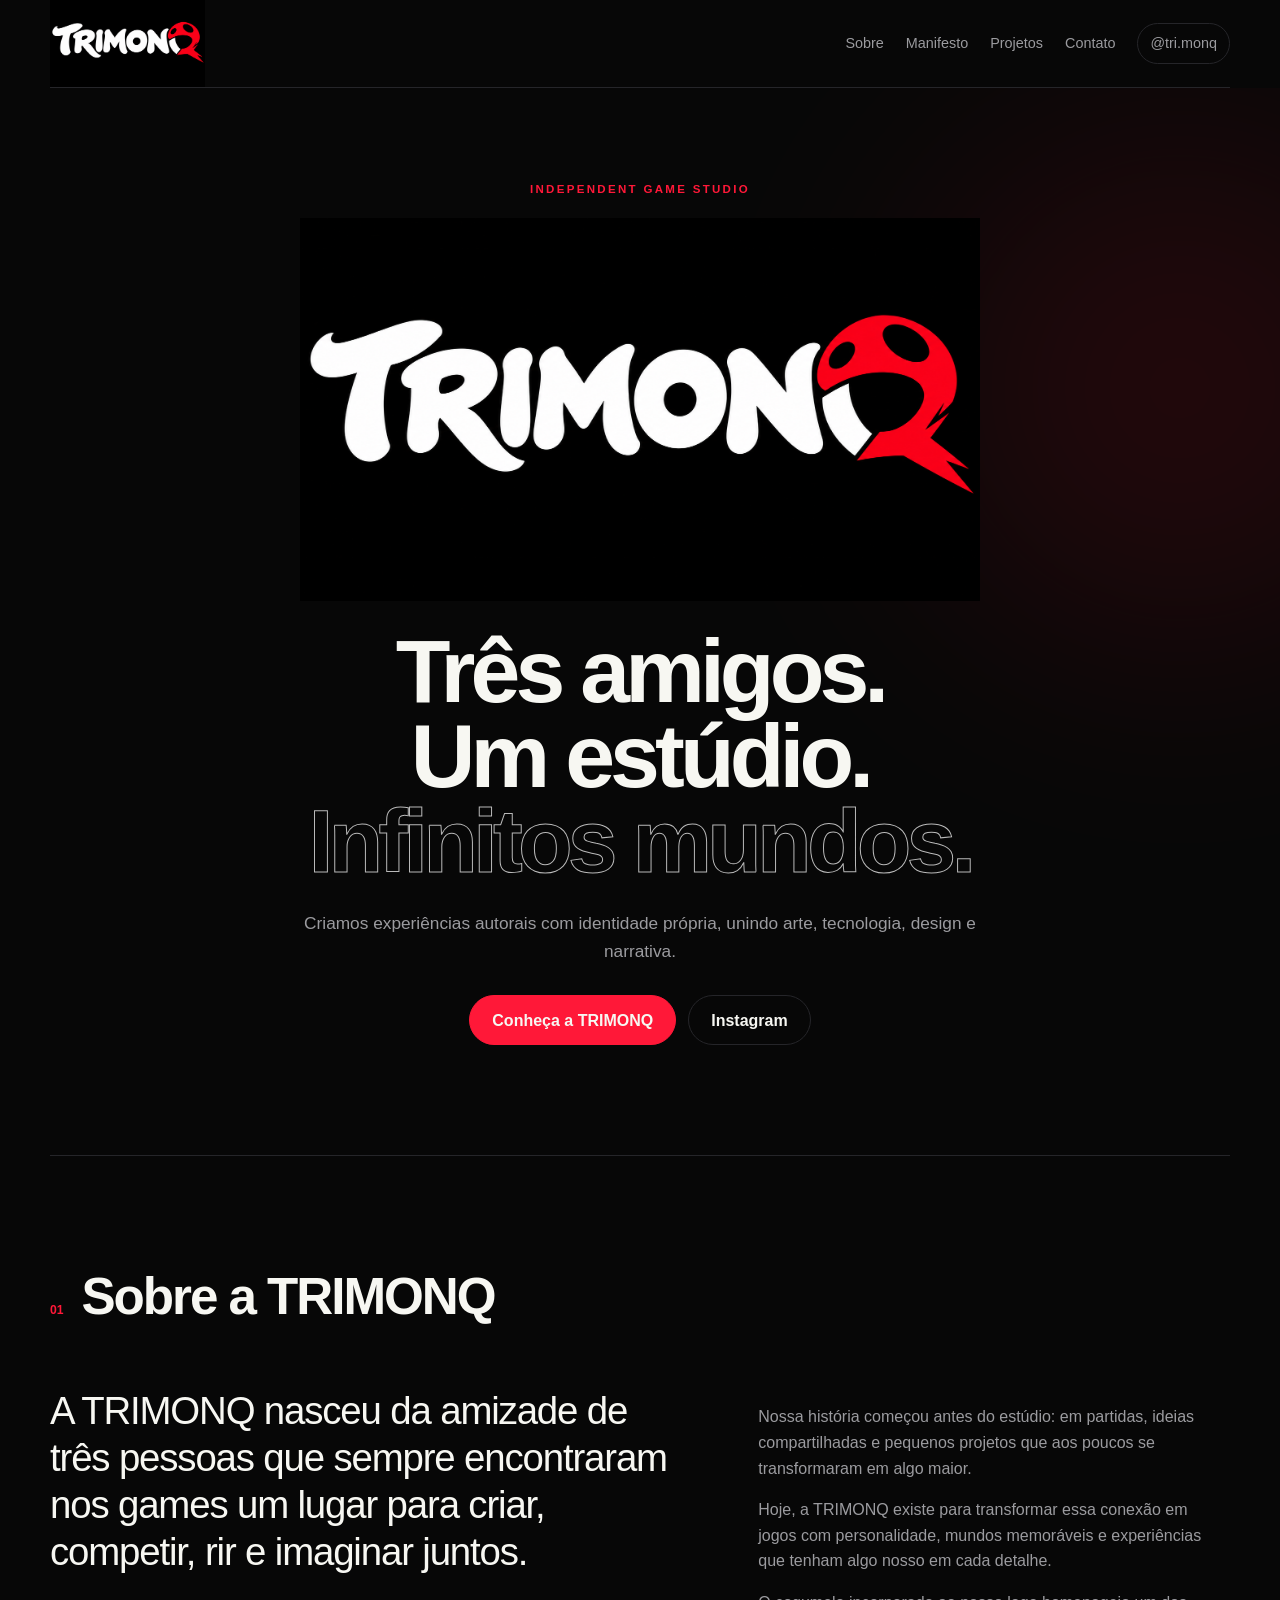
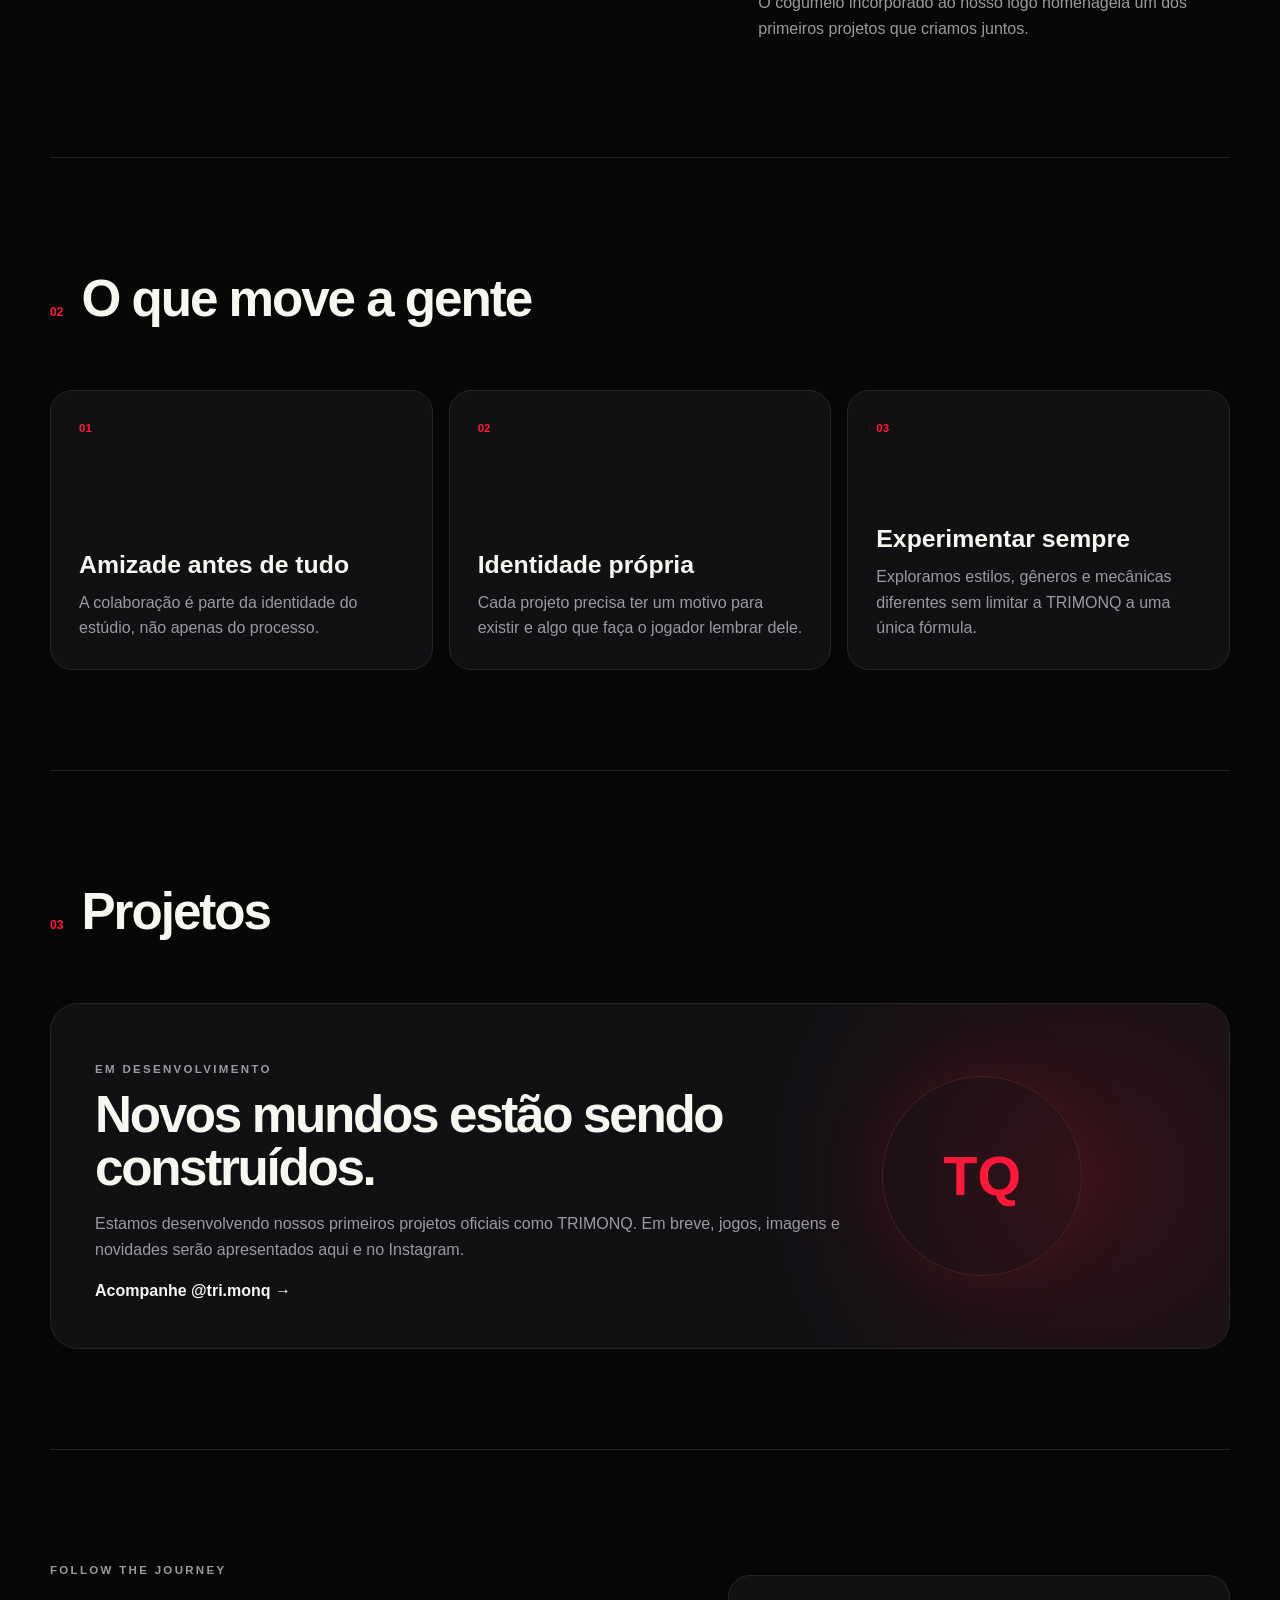
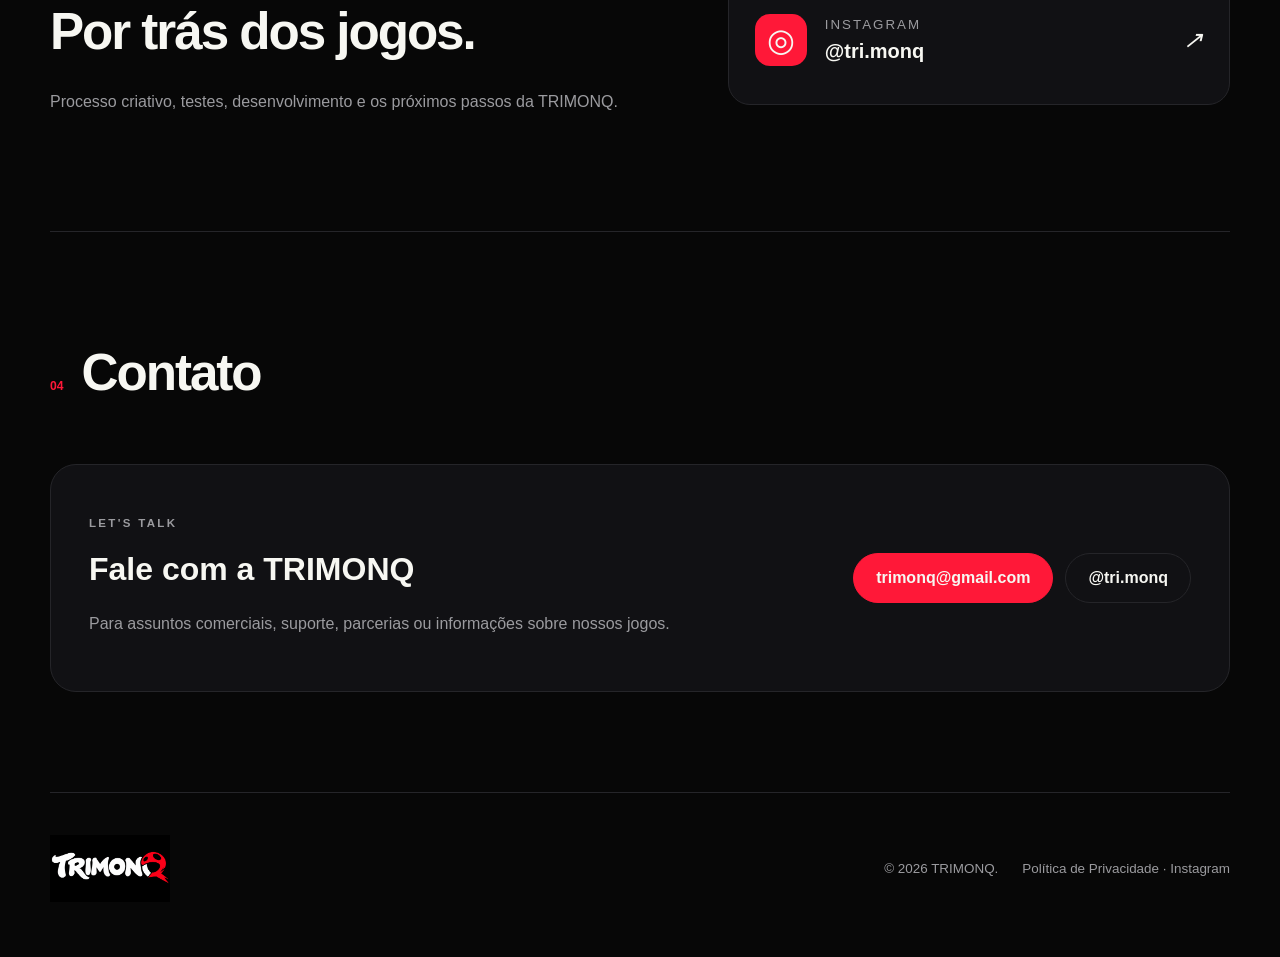
<file: index.html>
<!doctype html>
<html lang="pt-BR">
<head>
  <meta charset="utf-8">
  <meta name="viewport" content="width=device-width, initial-scale=1">
  <title>TRIMONQ — Independent Game Studio</title>
  <meta name="description" content="TRIMONQ é um estúdio independente de jogos criado por três amigos.">
  <meta name="theme-color" content="#090909">
  <link rel="stylesheet" href="styles.css">
</head>
<body>
<header class="topbar">
  <a class="brand" href="#inicio"><img src="assets/trimonq-logo.png" alt="TRIMONQ"></a>
  <nav>
    <a href="#sobre">Sobre</a>
    <a href="#manifesto">Manifesto</a>
    <a href="#projetos">Projetos</a>
    <a href="#contato">Contato</a>
    <a class="pill" href="https://instagram.com/tri.monq" target="_blank" rel="noopener">@tri.monq</a>
  </nav>
</header>

<main>
<section id="inicio" class="hero">
  <div class="glow"></div>
  <div class="hero-inner">
    <p class="eyebrow">INDEPENDENT GAME STUDIO</p>
    <img class="hero-logo" src="assets/trimonq-logo.png" alt="TRIMONQ">
    <h1>Três amigos.<br>Um estúdio.<br><span>Infinitos mundos.</span></h1>
    <p class="lead">Criamos experiências autorais com identidade própria, unindo arte, tecnologia, design e narrativa.</p>
    <div class="actions">
      <a class="btn primary" href="#sobre">Conheça a TRIMONQ</a>
      <a class="btn" href="https://instagram.com/tri.monq" target="_blank" rel="noopener">Instagram</a>
    </div>
  </div>
</section>

<section id="sobre" class="section">
  <div class="section-title"><span>01</span><h2>Sobre a TRIMONQ</h2></div>
  <div class="grid-2">
    <p class="big">A TRIMONQ nasceu da amizade de três pessoas que sempre encontraram nos games um lugar para criar, competir, rir e imaginar juntos.</p>
    <div class="copy">
      <p>Nossa história começou antes do estúdio: em partidas, ideias compartilhadas e pequenos projetos que aos poucos se transformaram em algo maior.</p>
      <p>Hoje, a TRIMONQ existe para transformar essa conexão em jogos com personalidade, mundos memoráveis e experiências que tenham algo nosso em cada detalhe.</p>
      <p>O cogumelo incorporado ao nosso logo homenageia um dos primeiros projetos que criamos juntos.</p>
    </div>
  </div>
</section>

<section id="manifesto" class="section">
  <div class="section-title"><span>02</span><h2>O que move a gente</h2></div>
  <div class="cards">
    <article><b>01</b><h3>Amizade antes de tudo</h3><p>A colaboração é parte da identidade do estúdio, não apenas do processo.</p></article>
    <article><b>02</b><h3>Identidade própria</h3><p>Cada projeto precisa ter um motivo para existir e algo que faça o jogador lembrar dele.</p></article>
    <article><b>03</b><h3>Experimentar sempre</h3><p>Exploramos estilos, gêneros e mecânicas diferentes sem limitar a TRIMONQ a uma única fórmula.</p></article>
  </div>
</section>

<section id="projetos" class="section">
  <div class="section-title"><span>03</span><h2>Projetos</h2></div>
  <div class="project">
    <div>
      <p class="eyebrow">EM DESENVOLVIMENTO</p>
      <h3>Novos mundos estão sendo construídos.</h3>
      <p>Estamos desenvolvendo nossos primeiros projetos oficiais como TRIMONQ. Em breve, jogos, imagens e novidades serão apresentados aqui e no Instagram.</p>
      <a href="https://instagram.com/tri.monq" target="_blank" rel="noopener">Acompanhe @tri.monq →</a>
    </div>
    <div class="orb">TQ</div>
  </div>
</section>

<section class="section social">
  <div>
    <p class="eyebrow">FOLLOW THE JOURNEY</p>
    <h2>Por trás dos jogos.</h2>
    <p>Processo criativo, testes, desenvolvimento e os próximos passos da TRIMONQ.</p>
  </div>
  <a class="insta-card" href="https://instagram.com/tri.monq" target="_blank" rel="noopener">
    <span>◎</span>
    <div><small>INSTAGRAM</small><strong>@tri.monq</strong></div>
    <i>↗</i>
  </a>
</section>

<section id="contato" class="section">
  <div class="section-title"><span>04</span><h2>Contato</h2></div>
  <div class="contact">
    <div><p class="eyebrow">LET'S TALK</p><h3>Fale com a TRIMONQ</h3><p>Para assuntos comerciais, suporte, parcerias ou informações sobre nossos jogos.</p></div>
    <div class="actions">
      <a class="btn primary" href="mailto:trimonq@gmail.com">trimonq@gmail.com</a>
      <a class="btn" href="https://instagram.com/tri.monq" target="_blank" rel="noopener">@tri.monq</a>
    </div>
  </div>
</section>
</main>

<footer>
  <img src="assets/trimonq-logo.png" alt="TRIMONQ">
  <span>© 2026 TRIMONQ.</span>
  <div><a href="privacy.html">Política de Privacidade</a> · <a href="https://instagram.com/tri.monq" target="_blank" rel="noopener">Instagram</a></div>
</footer>
</body>
</html>
</file>
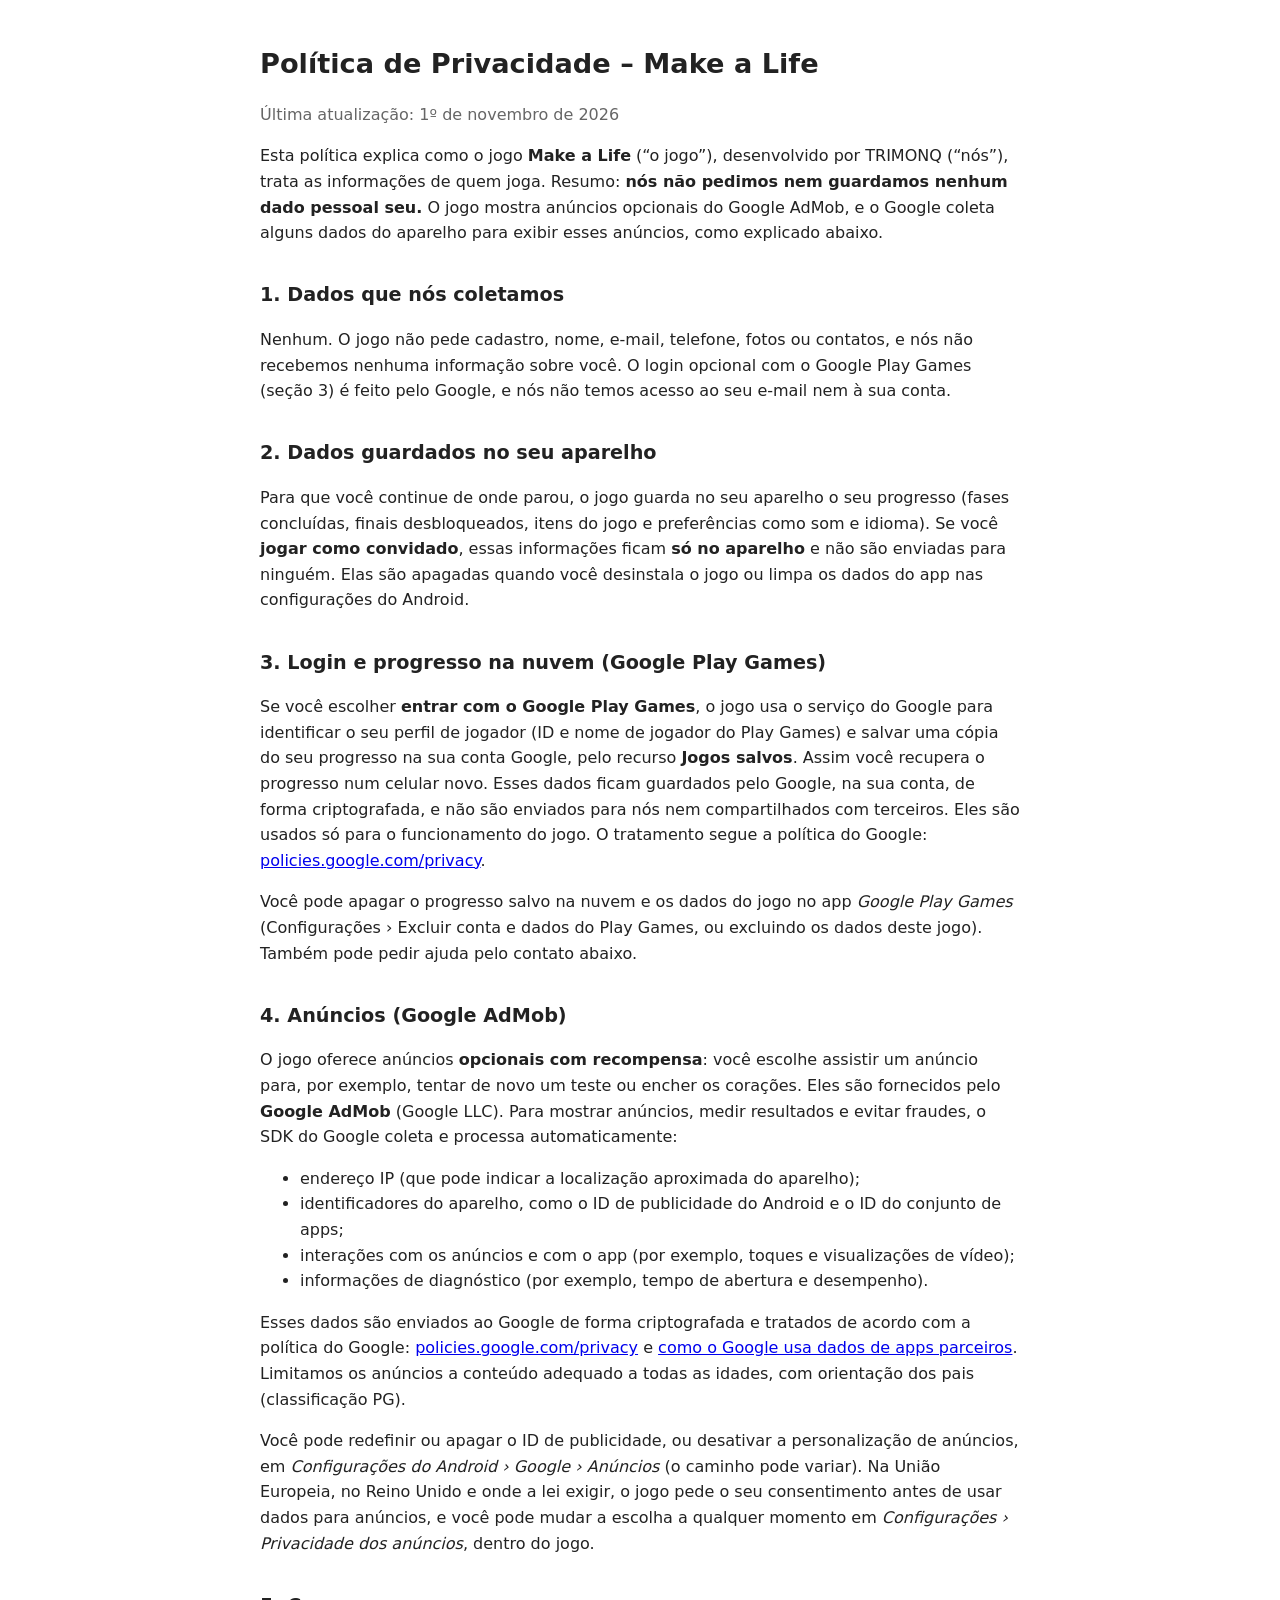
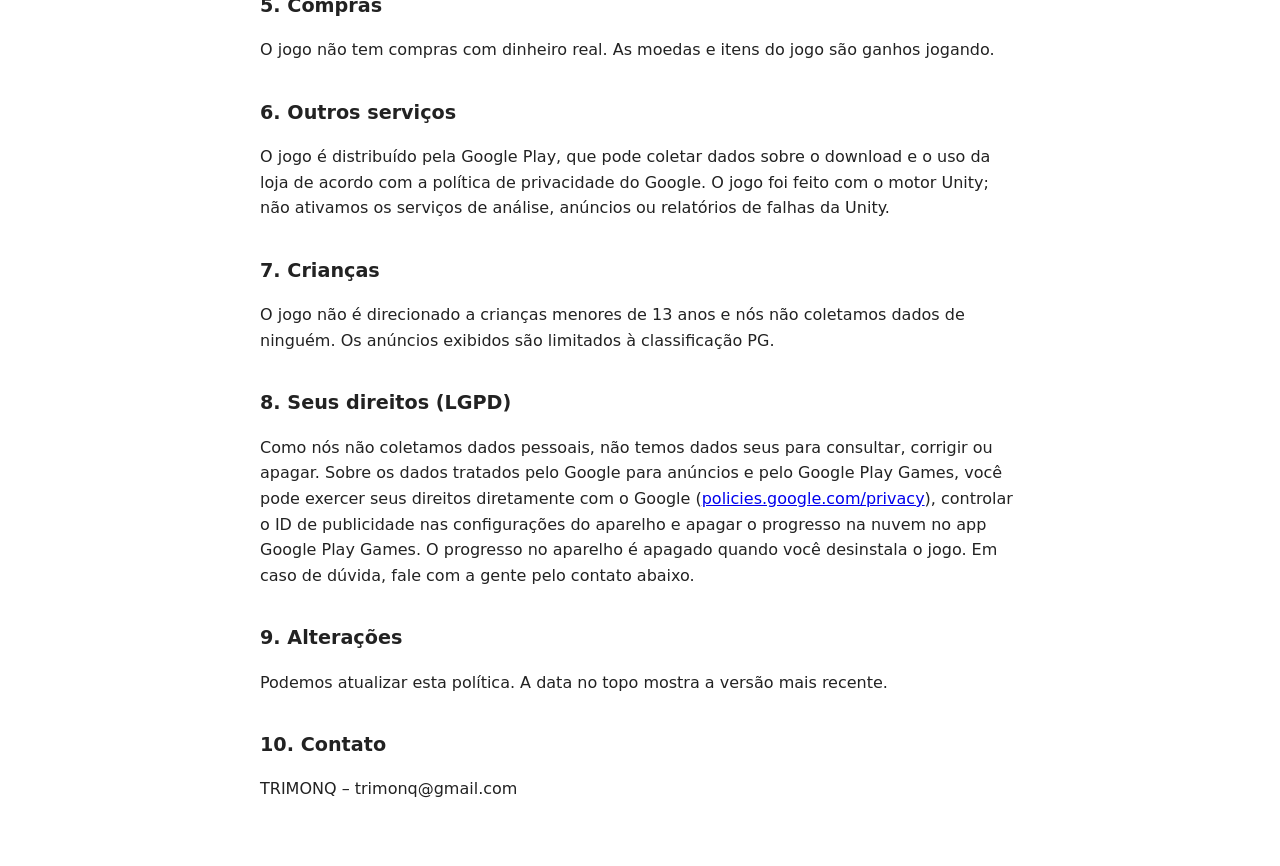
<file: makealife-privacy.html>
<!doctype html>
<html lang="pt-BR">
<head>
<meta charset="utf-8">
<meta name="viewport" content="width=device-width, initial-scale=1">
<title>Make a Life – Política de Privacidade</title>
<style>
  body { font-family: system-ui, -apple-system, "Segoe UI", Roboto, sans-serif; max-width: 760px; margin: 0 auto; padding: 24px 16px 48px; line-height: 1.6; color: #222; background: #fff; }
  h1 { font-size: 1.7em; margin-bottom: .2em; }
  h2 { font-size: 1.2em; margin-top: 1.8em; }
  .data { color: #666; }
</style>
</head>
<body>

<h1>Política de Privacidade – Make a Life</h1>
<p class="data">Última atualização: 1º de novembro de 2026</p>

<p>Esta política explica como o jogo <strong>Make a Life</strong> (“o jogo”), desenvolvido por TRIMONQ (“nós”), trata as informações de quem joga. Resumo: <strong>nós não pedimos nem guardamos nenhum dado pessoal seu.</strong> O jogo mostra anúncios opcionais do Google AdMob, e o Google coleta alguns dados do aparelho para exibir esses anúncios, como explicado abaixo.</p>

<h2>1. Dados que nós coletamos</h2>
<p>Nenhum. O jogo não pede cadastro, nome, e-mail, telefone, fotos ou contatos, e nós não recebemos nenhuma informação sobre você. O login opcional com o Google Play Games (seção 3) é feito pelo Google, e nós não temos acesso ao seu e-mail nem à sua conta.</p>

<h2>2. Dados guardados no seu aparelho</h2>
<p>Para que você continue de onde parou, o jogo guarda no seu aparelho o seu progresso (fases concluídas, finais desbloqueados, itens do jogo e preferências como som e idioma). Se você <strong>jogar como convidado</strong>, essas informações ficam <strong>só no aparelho</strong> e não são enviadas para ninguém. Elas são apagadas quando você desinstala o jogo ou limpa os dados do app nas configurações do Android.</p>

<h2>3. Login e progresso na nuvem (Google Play Games)</h2>
<p>Se você escolher <strong>entrar com o Google Play Games</strong>, o jogo usa o serviço do Google para identificar o seu perfil de jogador (ID e nome de jogador do Play Games) e salvar uma cópia do seu progresso na sua conta Google, pelo recurso <strong>Jogos salvos</strong>. Assim você recupera o progresso num celular novo. Esses dados ficam guardados pelo Google, na sua conta, de forma criptografada, e não são enviados para nós nem compartilhados com terceiros. Eles são usados só para o funcionamento do jogo. O tratamento segue a política do Google: <a href="https://policies.google.com/privacy">policies.google.com/privacy</a>.</p>
<p>Você pode apagar o progresso salvo na nuvem e os dados do jogo no app <em>Google Play Games</em> (Configurações › Excluir conta e dados do Play Games, ou excluindo os dados deste jogo). Também pode pedir ajuda pelo contato abaixo.</p>

<h2>4. Anúncios (Google AdMob)</h2>
<p>O jogo oferece anúncios <strong>opcionais com recompensa</strong>: você escolhe assistir um anúncio para, por exemplo, tentar de novo um teste ou encher os corações. Eles são fornecidos pelo <strong>Google AdMob</strong> (Google LLC). Para mostrar anúncios, medir resultados e evitar fraudes, o SDK do Google coleta e processa automaticamente:</p>
<ul>
  <li>endereço IP (que pode indicar a localização aproximada do aparelho);</li>
  <li>identificadores do aparelho, como o ID de publicidade do Android e o ID do conjunto de apps;</li>
  <li>interações com os anúncios e com o app (por exemplo, toques e visualizações de vídeo);</li>
  <li>informações de diagnóstico (por exemplo, tempo de abertura e desempenho).</li>
</ul>
<p>Esses dados são enviados ao Google de forma criptografada e tratados de acordo com a política do Google: <a href="https://policies.google.com/privacy">policies.google.com/privacy</a> e <a href="https://policies.google.com/technologies/partner-sites">como o Google usa dados de apps parceiros</a>. Limitamos os anúncios a conteúdo adequado a todas as idades, com orientação dos pais (classificação PG).</p>
<p>Você pode redefinir ou apagar o ID de publicidade, ou desativar a personalização de anúncios, em <em>Configurações do Android › Google › Anúncios</em> (o caminho pode variar). Na União Europeia, no Reino Unido e onde a lei exigir, o jogo pede o seu consentimento antes de usar dados para anúncios, e você pode mudar a escolha a qualquer momento em <em>Configurações › Privacidade dos anúncios</em>, dentro do jogo.</p>

<h2>5. Compras</h2>
<p>O jogo não tem compras com dinheiro real. As moedas e itens do jogo são ganhos jogando.</p>

<h2>6. Outros serviços</h2>
<p>O jogo é distribuído pela Google Play, que pode coletar dados sobre o download e o uso da loja de acordo com a política de privacidade do Google. O jogo foi feito com o motor Unity; não ativamos os serviços de análise, anúncios ou relatórios de falhas da Unity.</p>

<h2>7. Crianças</h2>
<p>O jogo não é direcionado a crianças menores de 13 anos e nós não coletamos dados de ninguém. Os anúncios exibidos são limitados à classificação PG.</p>

<h2>8. Seus direitos (LGPD)</h2>
<p>Como nós não coletamos dados pessoais, não temos dados seus para consultar, corrigir ou apagar. Sobre os dados tratados pelo Google para anúncios e pelo Google Play Games, você pode exercer seus direitos diretamente com o Google (<a href="https://policies.google.com/privacy">policies.google.com/privacy</a>), controlar o ID de publicidade nas configurações do aparelho e apagar o progresso na nuvem no app Google Play Games. O progresso no aparelho é apagado quando você desinstala o jogo. Em caso de dúvida, fale com a gente pelo contato abaixo.</p>

<h2>9. Alterações</h2>
<p>Podemos atualizar esta política. A data no topo mostra a versão mais recente.</p>

<h2>10. Contato</h2>
<p>TRIMONQ – trimonq@gmail.com</p>
</body>
</html>
</file>
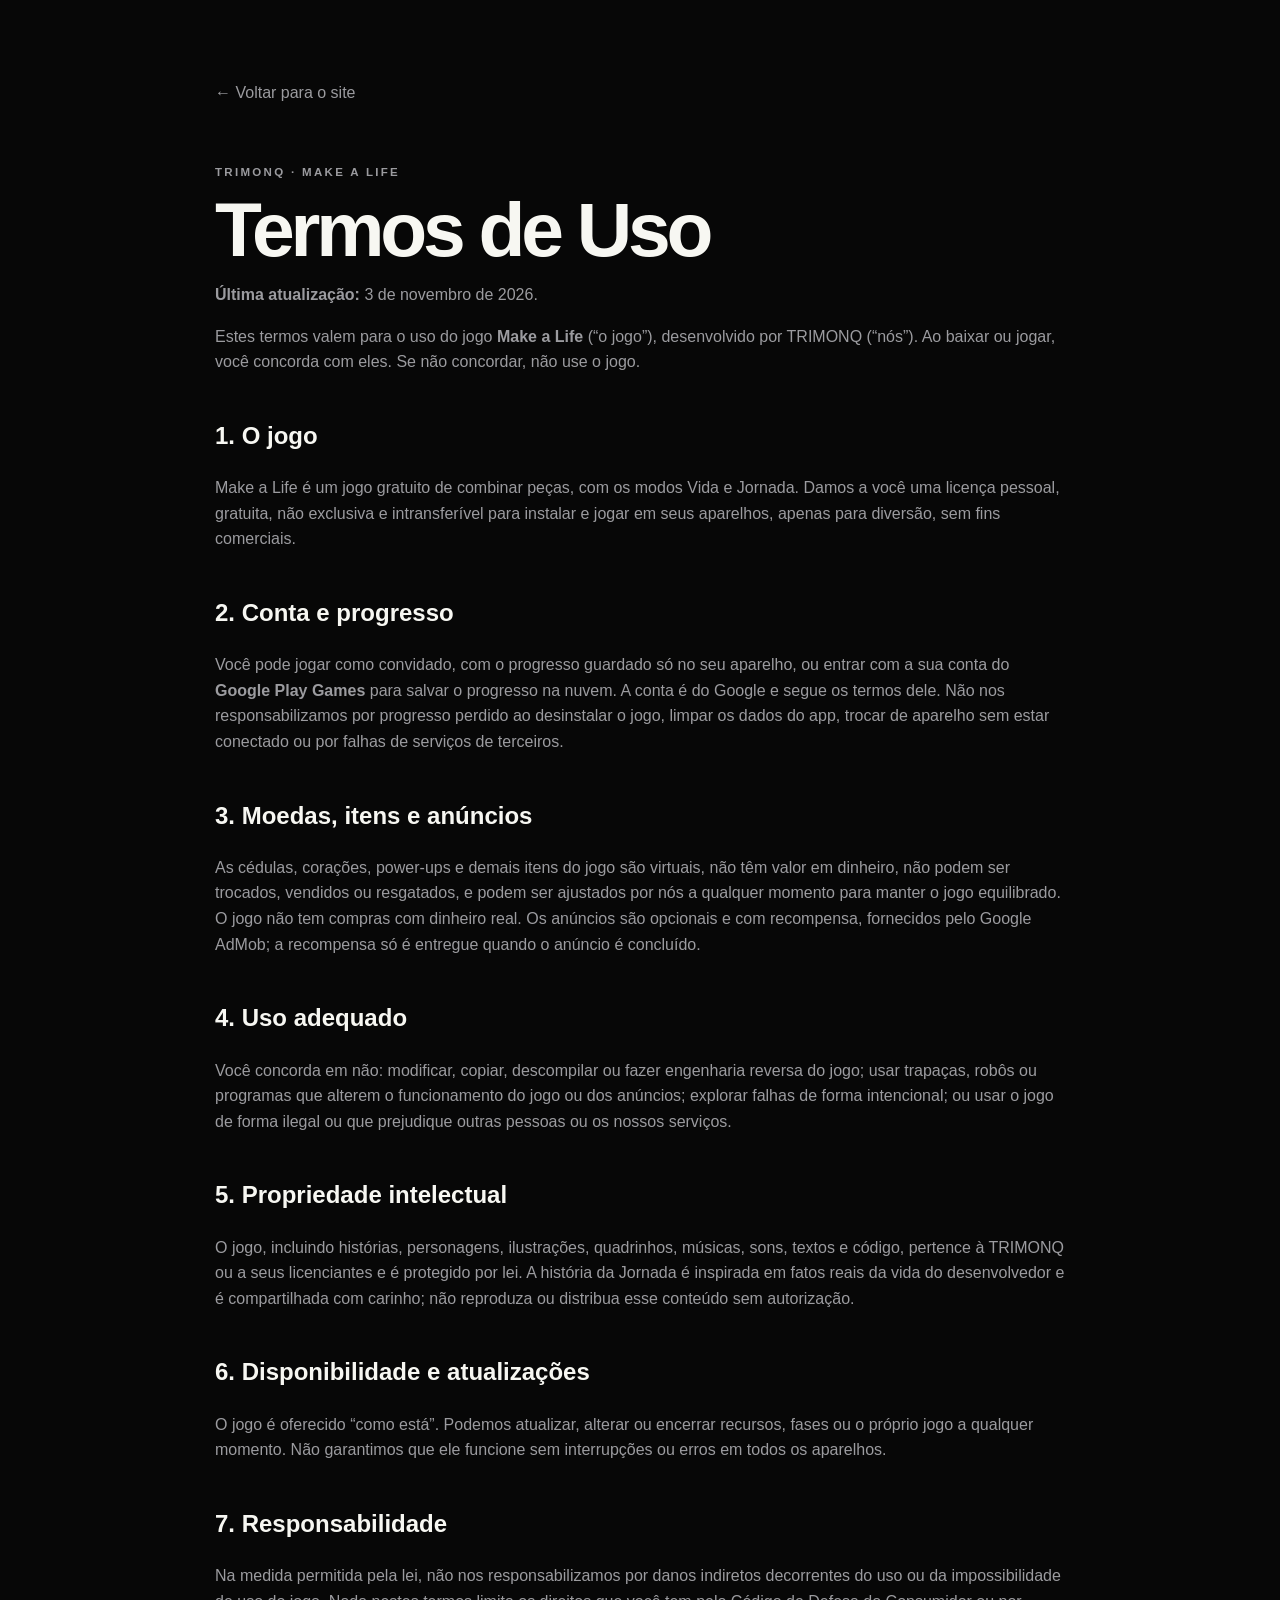
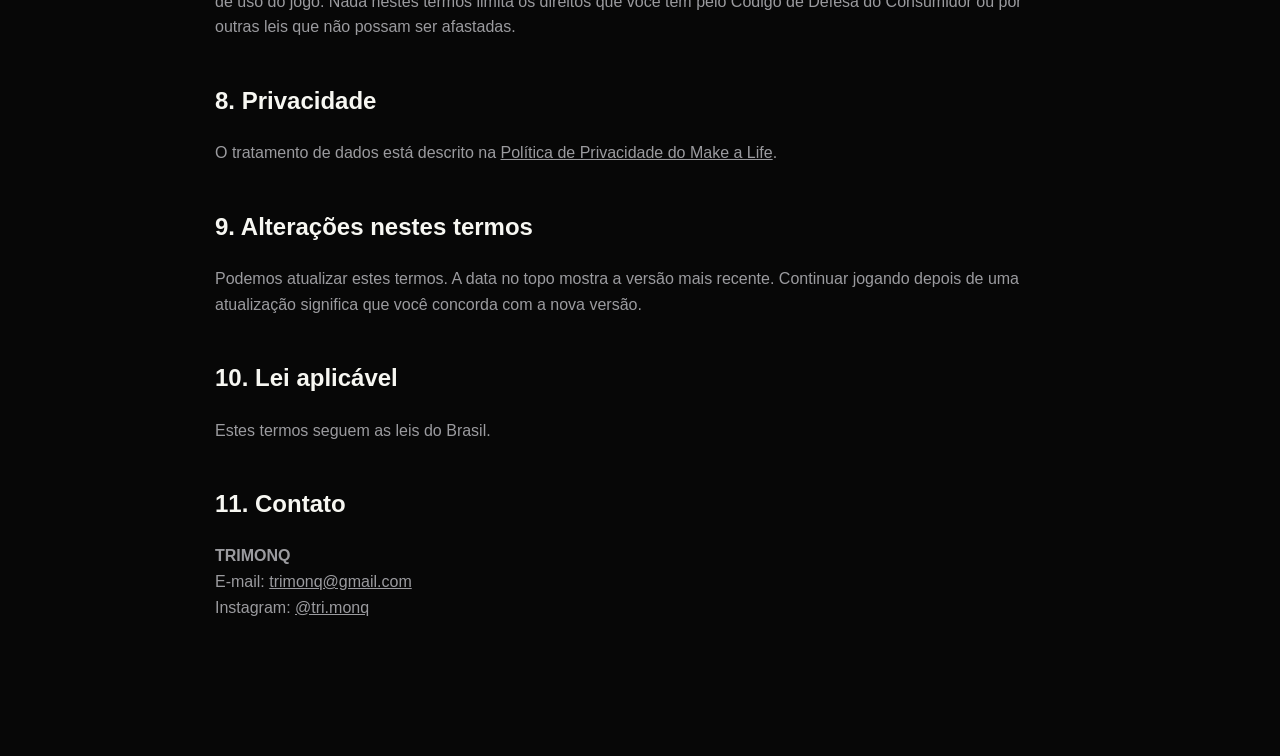
<file: makealife-termos.html>
<!doctype html>
<html lang="pt-BR">
<head>
  <meta charset="utf-8">
  <meta name="viewport" content="width=device-width, initial-scale=1">
  <title>Termos de Uso — Make a Life — TRIMONQ</title>
  <meta name="description" content="Termos de Uso do jogo Make a Life, da TRIMONQ.">
  <meta name="theme-color" content="#090909">
  <link rel="stylesheet" href="styles.css">
</head>
<body>
  <main class="page">
    <a class="back" href="index.html">← Voltar para o site</a>
    <p class="eyebrow">TRIMONQ · MAKE A LIFE</p>
    <h1>Termos de Uso</h1>

    <p><strong>Última atualização:</strong> 3 de novembro de 2026.</p>

    <p>Estes termos valem para o uso do jogo <strong>Make a Life</strong> (“o jogo”), desenvolvido por TRIMONQ (“nós”). Ao baixar ou jogar, você concorda com eles. Se não concordar, não use o jogo.</p>

    <h2>1. O jogo</h2>
    <p>Make a Life é um jogo gratuito de combinar peças, com os modos Vida e Jornada. Damos a você uma licença pessoal, gratuita, não exclusiva e intransferível para instalar e jogar em seus aparelhos, apenas para diversão, sem fins comerciais.</p>

    <h2>2. Conta e progresso</h2>
    <p>Você pode jogar como convidado, com o progresso guardado só no seu aparelho, ou entrar com a sua conta do <strong>Google Play Games</strong> para salvar o progresso na nuvem. A conta é do Google e segue os termos dele. Não nos responsabilizamos por progresso perdido ao desinstalar o jogo, limpar os dados do app, trocar de aparelho sem estar conectado ou por falhas de serviços de terceiros.</p>

    <h2>3. Moedas, itens e anúncios</h2>
    <p>As cédulas, corações, power-ups e demais itens do jogo são virtuais, não têm valor em dinheiro, não podem ser trocados, vendidos ou resgatados, e podem ser ajustados por nós a qualquer momento para manter o jogo equilibrado. O jogo não tem compras com dinheiro real. Os anúncios são opcionais e com recompensa, fornecidos pelo Google AdMob; a recompensa só é entregue quando o anúncio é concluído.</p>

    <h2>4. Uso adequado</h2>
    <p>Você concorda em não: modificar, copiar, descompilar ou fazer engenharia reversa do jogo; usar trapaças, robôs ou programas que alterem o funcionamento do jogo ou dos anúncios; explorar falhas de forma intencional; ou usar o jogo de forma ilegal ou que prejudique outras pessoas ou os nossos serviços.</p>

    <h2>5. Propriedade intelectual</h2>
    <p>O jogo, incluindo histórias, personagens, ilustrações, quadrinhos, músicas, sons, textos e código, pertence à TRIMONQ ou a seus licenciantes e é protegido por lei. A história da Jornada é inspirada em fatos reais da vida do desenvolvedor e é compartilhada com carinho; não reproduza ou distribua esse conteúdo sem autorização.</p>

    <h2>6. Disponibilidade e atualizações</h2>
    <p>O jogo é oferecido “como está”. Podemos atualizar, alterar ou encerrar recursos, fases ou o próprio jogo a qualquer momento. Não garantimos que ele funcione sem interrupções ou erros em todos os aparelhos.</p>

    <h2>7. Responsabilidade</h2>
    <p>Na medida permitida pela lei, não nos responsabilizamos por danos indiretos decorrentes do uso ou da impossibilidade de uso do jogo. Nada nestes termos limita os direitos que você tem pelo Código de Defesa do Consumidor ou por outras leis que não possam ser afastadas.</p>

    <h2>8. Privacidade</h2>
    <p>O tratamento de dados está descrito na <a href="makealife-privacy.html">Política de Privacidade do Make a Life</a>.</p>

    <h2>9. Alterações nestes termos</h2>
    <p>Podemos atualizar estes termos. A data no topo mostra a versão mais recente. Continuar jogando depois de uma atualização significa que você concorda com a nova versão.</p>

    <h2>10. Lei aplicável</h2>
    <p>Estes termos seguem as leis do Brasil.</p>

    <h2>11. Contato</h2>
    <p><strong>TRIMONQ</strong><br>
    E-mail: <a href="mailto:trimonq@gmail.com">trimonq@gmail.com</a><br>
    Instagram: <a href="https://instagram.com/tri.monq" target="_blank" rel="noopener noreferrer">@tri.monq</a></p>
  </main>
</body>
</html>
</file>
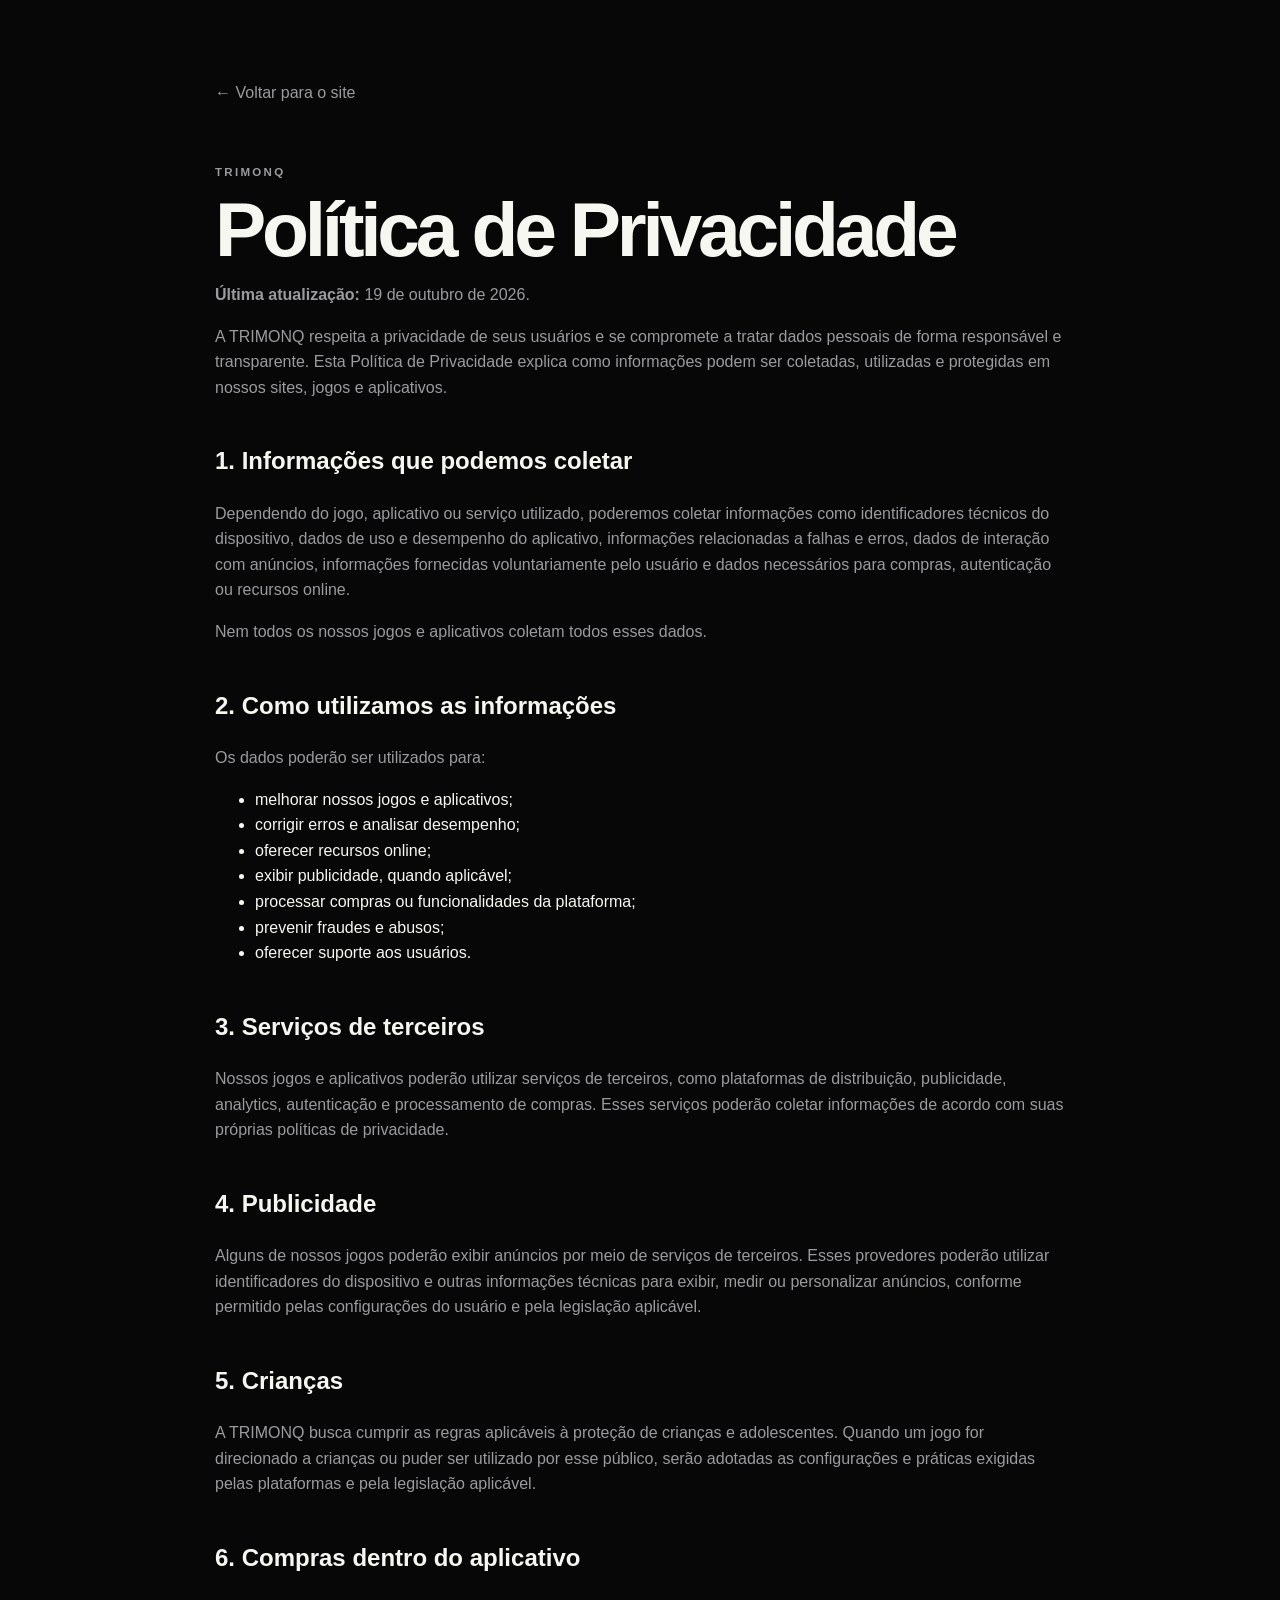
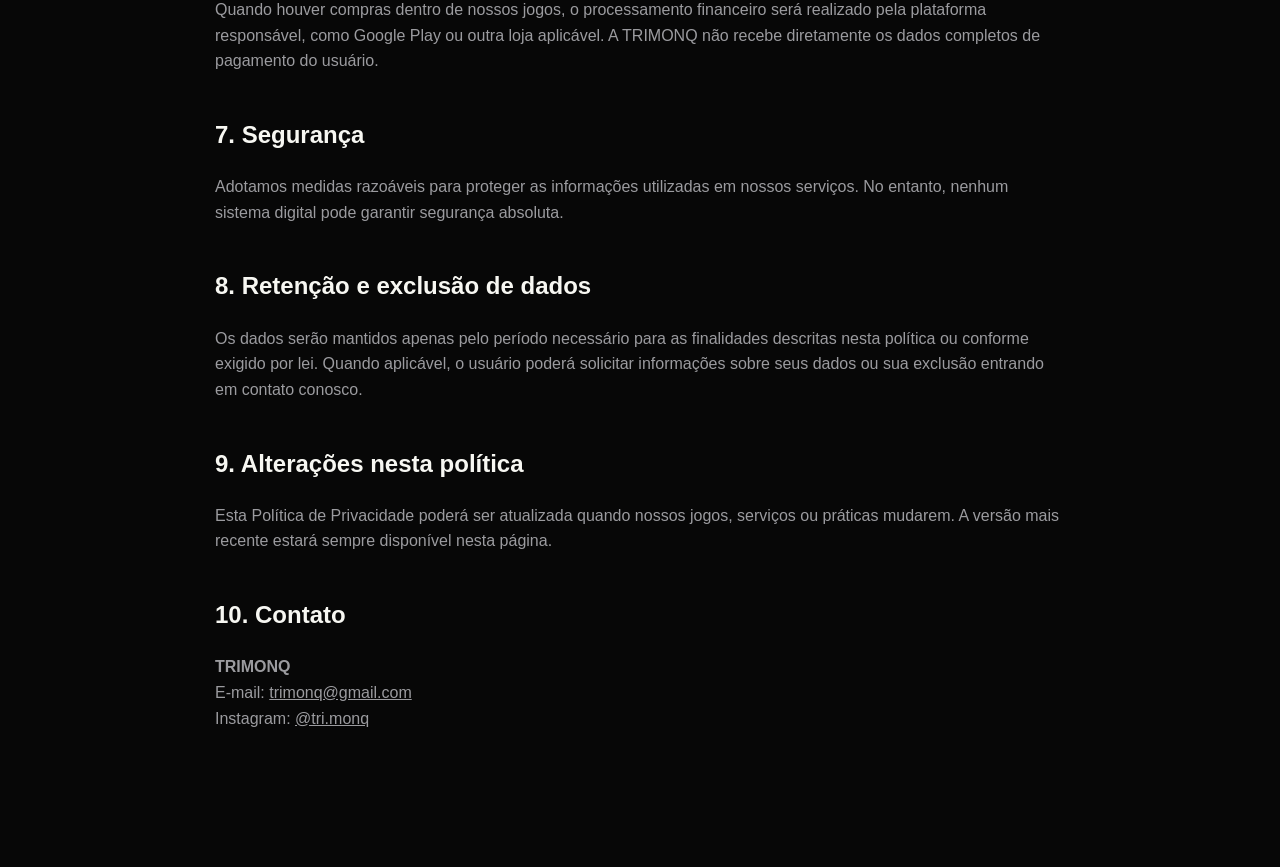
<file: privacy.html>
<!doctype html>
<html lang="pt-BR">
<head>
  <meta charset="utf-8">
  <meta name="viewport" content="width=device-width, initial-scale=1">
  <title>Política de Privacidade — TRIMONQ</title>
  <meta name="description" content="Política de Privacidade da TRIMONQ.">
  <meta name="theme-color" content="#090909">
  <link rel="stylesheet" href="styles.css">
</head>
<body>
  <main class="page">
    <a class="back" href="index.html">← Voltar para o site</a>
    <p class="eyebrow">TRIMONQ</p>
    <h1>Política de Privacidade</h1>

    <p><strong>Última atualização:</strong> 19 de outubro de 2026.</p>

    <p>A TRIMONQ respeita a privacidade de seus usuários e se compromete a tratar dados pessoais de forma responsável e transparente. Esta Política de Privacidade explica como informações podem ser coletadas, utilizadas e protegidas em nossos sites, jogos e aplicativos.</p>

    <h2>1. Informações que podemos coletar</h2>
    <p>Dependendo do jogo, aplicativo ou serviço utilizado, poderemos coletar informações como identificadores técnicos do dispositivo, dados de uso e desempenho do aplicativo, informações relacionadas a falhas e erros, dados de interação com anúncios, informações fornecidas voluntariamente pelo usuário e dados necessários para compras, autenticação ou recursos online.</p>
    <p>Nem todos os nossos jogos e aplicativos coletam todos esses dados.</p>

    <h2>2. Como utilizamos as informações</h2>
    <p>Os dados poderão ser utilizados para:</p>
    <ul>
      <li>melhorar nossos jogos e aplicativos;</li>
      <li>corrigir erros e analisar desempenho;</li>
      <li>oferecer recursos online;</li>
      <li>exibir publicidade, quando aplicável;</li>
      <li>processar compras ou funcionalidades da plataforma;</li>
      <li>prevenir fraudes e abusos;</li>
      <li>oferecer suporte aos usuários.</li>
    </ul>

    <h2>3. Serviços de terceiros</h2>
    <p>Nossos jogos e aplicativos poderão utilizar serviços de terceiros, como plataformas de distribuição, publicidade, analytics, autenticação e processamento de compras. Esses serviços poderão coletar informações de acordo com suas próprias políticas de privacidade.</p>

    <h2>4. Publicidade</h2>
    <p>Alguns de nossos jogos poderão exibir anúncios por meio de serviços de terceiros. Esses provedores poderão utilizar identificadores do dispositivo e outras informações técnicas para exibir, medir ou personalizar anúncios, conforme permitido pelas configurações do usuário e pela legislação aplicável.</p>

    <h2>5. Crianças</h2>
    <p>A TRIMONQ busca cumprir as regras aplicáveis à proteção de crianças e adolescentes. Quando um jogo for direcionado a crianças ou puder ser utilizado por esse público, serão adotadas as configurações e práticas exigidas pelas plataformas e pela legislação aplicável.</p>

    <h2>6. Compras dentro do aplicativo</h2>
    <p>Quando houver compras dentro de nossos jogos, o processamento financeiro será realizado pela plataforma responsável, como Google Play ou outra loja aplicável. A TRIMONQ não recebe diretamente os dados completos de pagamento do usuário.</p>

    <h2>7. Segurança</h2>
    <p>Adotamos medidas razoáveis para proteger as informações utilizadas em nossos serviços. No entanto, nenhum sistema digital pode garantir segurança absoluta.</p>

    <h2>8. Retenção e exclusão de dados</h2>
    <p>Os dados serão mantidos apenas pelo período necessário para as finalidades descritas nesta política ou conforme exigido por lei. Quando aplicável, o usuário poderá solicitar informações sobre seus dados ou sua exclusão entrando em contato conosco.</p>

    <h2>9. Alterações nesta política</h2>
    <p>Esta Política de Privacidade poderá ser atualizada quando nossos jogos, serviços ou práticas mudarem. A versão mais recente estará sempre disponível nesta página.</p>

    <h2>10. Contato</h2>
    <p><strong>TRIMONQ</strong><br>
    E-mail: <a href="mailto:trimonq@gmail.com">trimonq@gmail.com</a><br>
    Instagram: <a href="https://instagram.com/tri.monq" target="_blank" rel="noopener noreferrer">@tri.monq</a></p>
  </main>
</body>
</html>
</file>
<file: styles.css>
:root{--bg:#070707;--panel:#111114;--text:#f7f7f2;--muted:#9b9b9f;--line:#252529;--red:#ff1838;--max:1180px}
*{box-sizing:border-box}html{scroll-behavior:smooth}body{margin:0;background:var(--bg);color:var(--text);font-family:Arial,Helvetica,sans-serif;line-height:1.6}a{color:inherit}
.topbar{width:min(calc(100% - 40px),var(--max));margin:auto;min-height:86px;display:flex;align-items:center;justify-content:space-between;border-bottom:1px solid var(--line);gap:24px}.brand img{width:155px;display:block}nav{display:flex;gap:22px;align-items:center;flex-wrap:wrap}nav a{text-decoration:none;color:var(--muted);font-size:.9rem}nav a:hover{color:white}.pill{border:1px solid var(--line);padding:8px 12px;border-radius:999px}
.hero{min-height:calc(100vh - 86px);display:grid;place-items:center;padding:80px 20px 110px;position:relative;overflow:hidden}.glow{position:absolute;width:520px;height:520px;border-radius:50%;background:var(--red);filter:blur(130px);opacity:.11;right:-160px;top:40px}.hero-inner{position:relative;text-align:center;max-width:900px}.eyebrow{color:var(--red);letter-spacing:.2em;font-size:.72rem;font-weight:900}.hero-logo{width:min(680px,90vw);display:block;margin:20px auto 28px}h1{font-size:clamp(2.7rem,7vw,6.2rem);line-height:.95;letter-spacing:-.055em;margin:0}h1 span{color:transparent;-webkit-text-stroke:1px rgba(255,255,255,.72)}.lead{max-width:680px;margin:26px auto 0;color:var(--muted);font-size:1.08rem}.actions{display:flex;gap:12px;flex-wrap:wrap;justify-content:center;margin-top:30px}.btn{display:inline-flex;align-items:center;justify-content:center;min-height:50px;padding:0 22px;border:1px solid var(--line);border-radius:999px;text-decoration:none;font-weight:800}.primary{background:var(--red);border-color:var(--red)}
.section{width:min(calc(100% - 40px),var(--max));margin:auto;padding:100px 0;border-top:1px solid var(--line)}.section-title{display:flex;gap:18px;align-items:baseline;margin-bottom:50px}.section-title span{color:var(--red);font-weight:900;font-size:.76rem}.section-title h2,.social h2{margin:0;font-size:clamp(2.1rem,4vw,3.7rem);letter-spacing:-.04em}.grid-2{display:grid;grid-template-columns:1.15fr .85fr;gap:70px}.big{font-size:clamp(1.5rem,3vw,2.55rem);line-height:1.22;letter-spacing:-.03em;margin:0}.copy p,.project p,.social p,.contact p{color:var(--muted)}
.cards{display:grid;grid-template-columns:repeat(3,1fr);gap:16px}.cards article{min-height:280px;border:1px solid var(--line);background:var(--panel);border-radius:22px;padding:28px;display:flex;flex-direction:column}.cards b{color:var(--red);font-size:.72rem}.cards h3{margin:auto 0 12px;font-size:1.55rem;line-height:1.1}.cards p{margin:0;color:var(--muted)}
.project{border:1px solid var(--line);border-radius:28px;background:radial-gradient(circle at 88% 50%,rgba(255,24,56,.14),transparent 30%),var(--panel);padding:44px;display:grid;grid-template-columns:1fr .4fr;gap:30px;align-items:center}.project h3{font-size:clamp(2rem,4vw,3.7rem);line-height:1.03;letter-spacing:-.045em;margin:0 0 14px}.project a{text-decoration:none;font-weight:800}.orb{width:200px;height:200px;border-radius:50%;border:1px solid #442027;display:grid;place-items:center;font-size:3.5rem;font-weight:900;color:var(--red);box-shadow:0 0 70px rgba(255,24,56,.12)}
.social{display:grid;grid-template-columns:1fr .8fr;gap:50px;align-items:center}.insta-card{min-height:130px;border:1px solid var(--line);border-radius:22px;background:var(--panel);padding:26px;display:flex;align-items:center;gap:18px;text-decoration:none}.insta-card>span{width:52px;height:52px;border-radius:15px;background:var(--red);display:grid;place-items:center;font-size:2rem}.insta-card small{display:block;color:var(--muted);letter-spacing:.15em}.insta-card strong{font-size:1.25rem}.insta-card i{margin-left:auto;font-size:1.5rem}
.contact{border:1px solid var(--line);border-radius:26px;background:var(--panel);padding:38px;display:flex;align-items:center;justify-content:space-between;gap:30px}.contact h3{font-size:2rem;margin:0}.contact .actions{margin-top:0;justify-content:flex-end}
footer{width:min(calc(100% - 40px),var(--max));margin:auto;padding:42px 0 55px;border-top:1px solid var(--line);display:grid;grid-template-columns:1fr auto auto;gap:24px;align-items:center;color:var(--muted);font-size:.84rem}footer img{width:120px}footer a{text-decoration:none}
.page{width:min(calc(100% - 40px),850px);margin:auto;padding:80px 0 120px}.page h1{font-size:clamp(2.5rem,6vw,4.8rem)}.page h2{margin-top:42px}.page p{color:var(--muted)}.back{display:inline-block;margin-bottom:46px;text-decoration:none;color:var(--muted)}
@media(max-width:900px){nav a:not(.pill){display:none}.grid-2,.social,.project{grid-template-columns:1fr}.cards{grid-template-columns:1fr}.cards article{min-height:210px}.orb{width:140px;height:140px;font-size:2.6rem}footer{grid-template-columns:1fr}.contact{flex-direction:column;align-items:flex-start}.contact .actions{justify-content:flex-start}}
</file>
